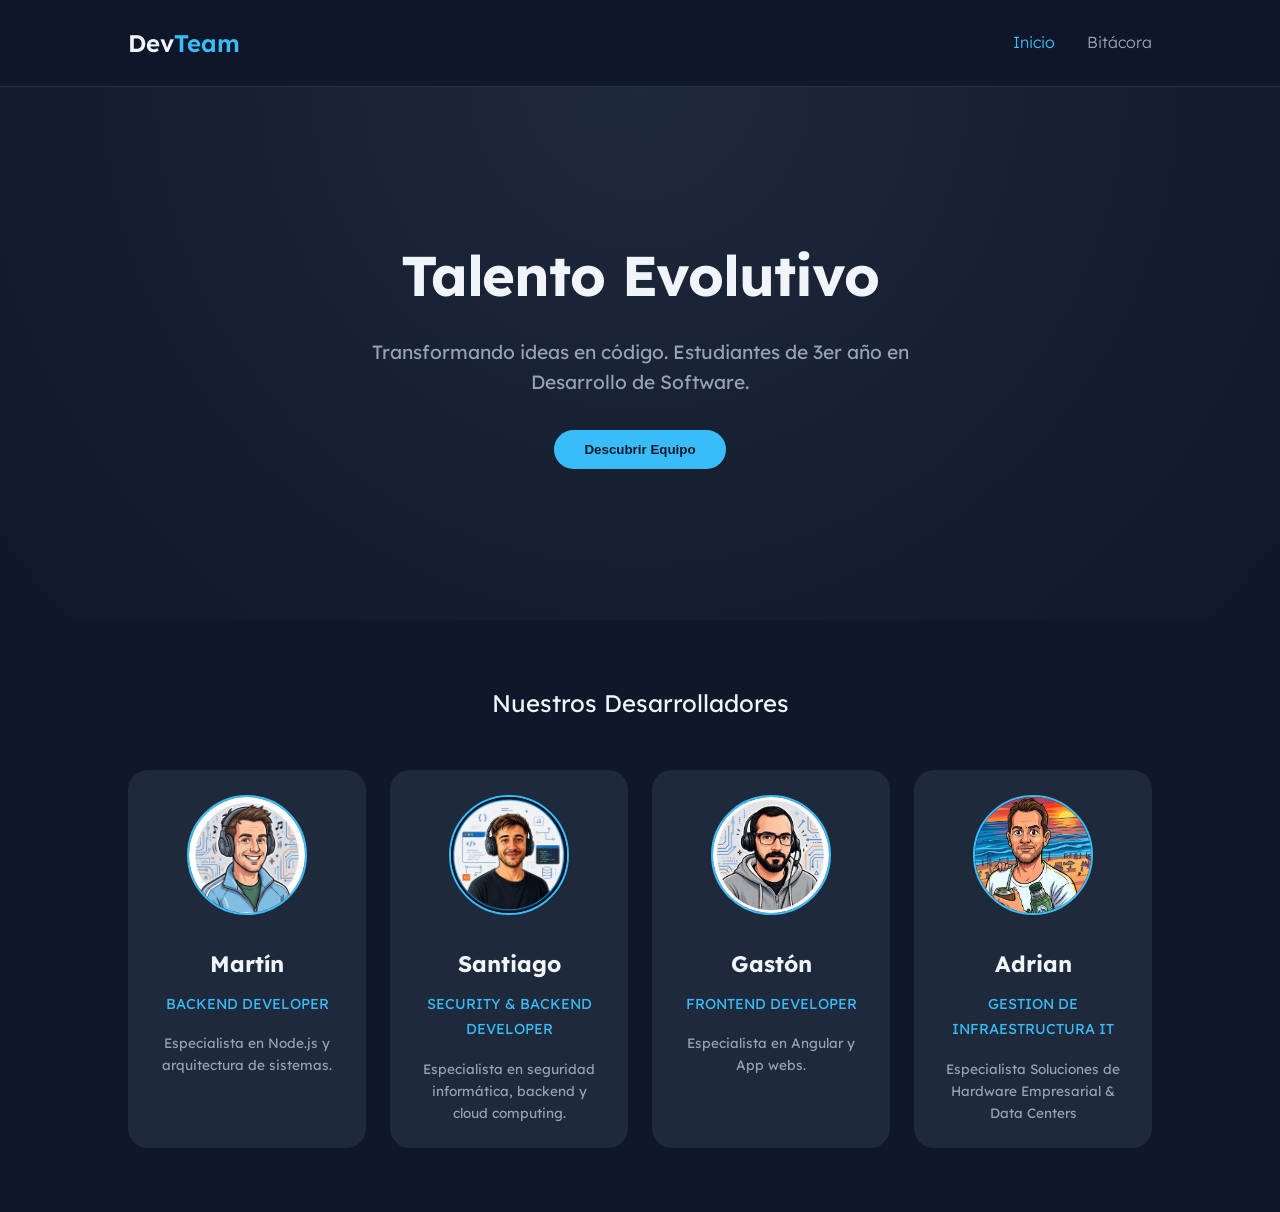
<file: index.html>
<!DOCTYPE html>
<html lang="es">
<head>
  <meta charset="UTF-8">
  <meta name="viewport" content="width=device-width, initial-scale=1.0">
  <title>DevTeam - Soluciones Tech</title>
  <link rel="icon" type="image/svg+xml" href="img/favicon.svg">
  <link rel="stylesheet" href="css/styles.css">
  <link href="https://fonts.googleapis.com/css2?family=Lexend:wght@300;400;600&display=swap" rel="stylesheet">
</head>
<body>

  <header id="navbar-container"></header>

  <header class="hero">
    <div class="hero-content">
      <h1 id="team-name">Talento Evolutivo</h1>
      <p>Transformando ideas en código. Estudiantes de 3er año en Desarrollo de Software.</p>
      <button id="btn-interaccion" class="btn-primary">Descubrir Equipo</button>
    </div>
  </header>

  <main class="container">
    <section id="integrantes">
      <h2 class="section-title">Nuestros Desarrolladores</h2>
      <div class="grid-container">

        <a href="integrante1.html" class="member-card">
          <div class="card-img-wrapper">
            <img src="img/avatar-martin.png" alt="Martín">
          </div>
          <div class="card-info">
            <h3>Martín</h3>
            <span>Backend Developer</span>
            <p>Especialista en Node.js y arquitectura de sistemas.</p>
          </div>
        </a>

        <a href="integrante2.html" class="member-card">
          <div class="card-img-wrapper">
            <img src="img/avatar-santiago.png" alt="Santiago">
          </div>
          <div class="card-info">
            <h3>Santiago</h3>
            <span>Security &amp; Backend Developer</span>
            <p>Especialista en seguridad informática, backend y cloud computing.</p>
          </div>
        </a>

        <a href="integrante3.html" class="member-card">
          <div class="card-img-wrapper">
            <img src="img/avatar-gaston.png" alt="Gastón">
          </div>
          <div class="card-info">
            <h3>Gastón</h3>
            <span>Frontend Developer</span>
            <p>Especialista en Angular y App webs.</p>
          </div>
        </a>

        <a href="integrante4.html" class="member-card">
          <div class="card-img-wrapper">
            <img src="img/avatar-adrian.png" alt="Adrian">
          </div>
          <div class="card-info">
            <h3>Adrian</h3>
            <span>Gestion de infraestructura IT</span>
            <p>Especialista Soluciones de Hardware Empresarial & Data Centers</p>
          </div>
        </a>

      </div>
    </section>
  </main>

  <script src="js/layout.js"></script>
  <script src="js/main.js"></script>

</body>
</html>
</file>
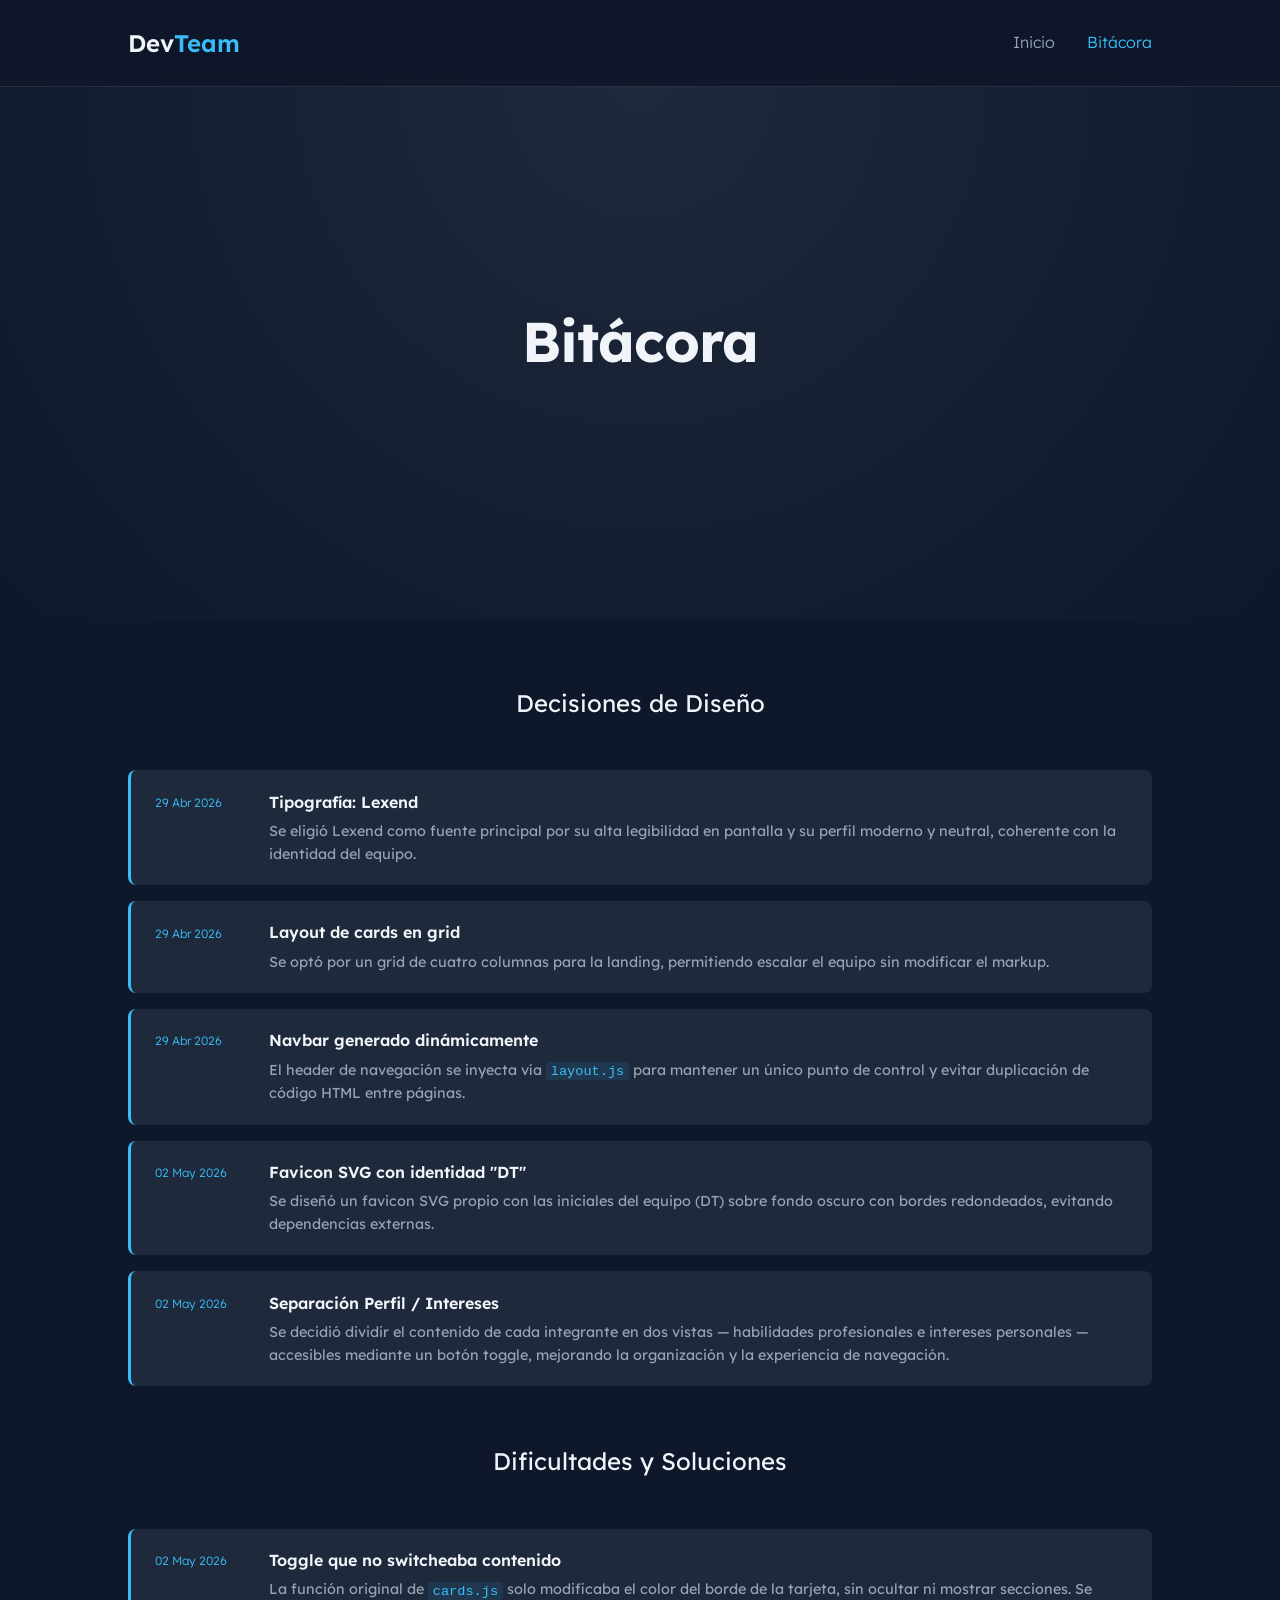
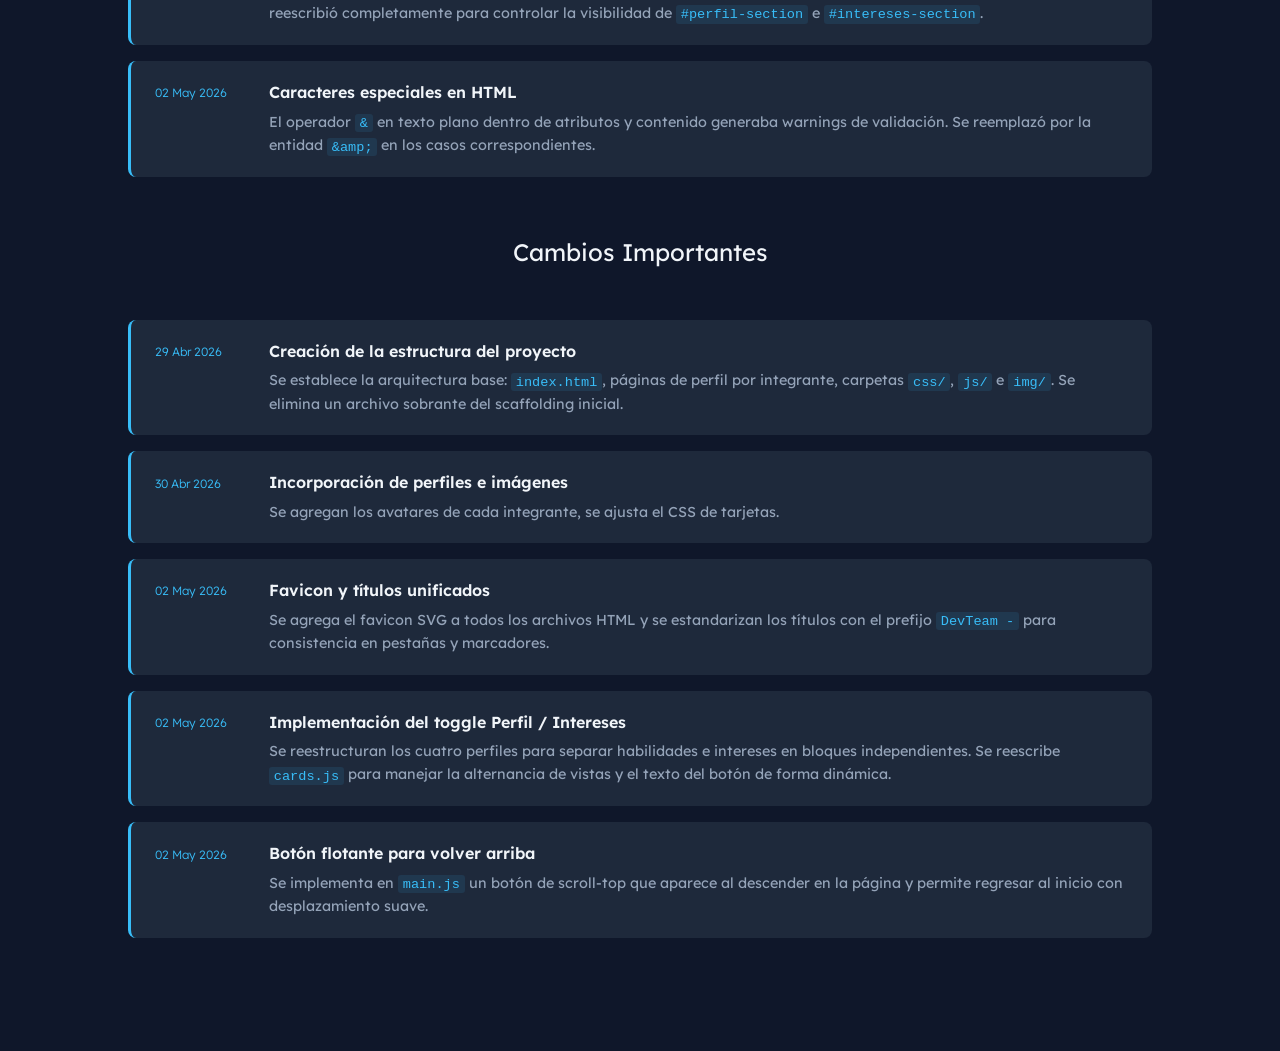
<file: bitacora.html>
<!DOCTYPE html>
<html lang="es">
<head>
    <meta charset="UTF-8">
    <meta name="viewport" content="width=device-width, initial-scale=1.0">
    <title>DevTeam - Bitácora</title>
    <link rel="icon" type="image/svg+xml" href="img/favicon.svg">
    <link rel="stylesheet" href="css/styles.css">
    <link href="https://fonts.googleapis.com/css2?family=Lexend:wght@300;400;600&display=swap" rel="stylesheet">
</head>
<body>
    <header id="navbar-container"></header>

    <header class="hero">
        <div class="hero-content">
            <h1 id="team-name">Bitácora</h1>
        </div>
    </header>

    <main class="container">
        <section id="bitacora">

            <h2 class="section-title">Decisiones de Diseño</h2>
            <div class="bitacora-list">
                <div class="bitacora-item">
                    <span class="bitacora-date">29 Abr 2026</span>
                    <div class="bitacora-body">
                        <h3>Tipografía: Lexend</h3>
                        <p>Se eligió Lexend como fuente principal por su alta legibilidad en pantalla y su perfil moderno y neutral, coherente con la identidad del equipo.</p>
                    </div>
                </div>
                <div class="bitacora-item">
                    <span class="bitacora-date">29 Abr 2026</span>
                    <div class="bitacora-body">
                        <h3>Layout de cards en grid</h3>
                        <p>Se optó por un grid de cuatro columnas para la landing, permitiendo escalar el equipo sin modificar el markup.</p>
                    </div>
                </div>
                <div class="bitacora-item">
                    <span class="bitacora-date">29 Abr 2026</span>
                    <div class="bitacora-body">
                        <h3>Navbar generado dinámicamente</h3>
                        <p>El header de navegación se inyecta vía <code>layout.js</code> para mantener un único punto de control y evitar duplicación de código HTML entre páginas.</p>
                    </div>
                </div>
                <div class="bitacora-item">
                    <span class="bitacora-date">02 May 2026</span>
                    <div class="bitacora-body">
                        <h3>Favicon SVG con identidad "DT"</h3>
                        <p>Se diseñó un favicon SVG propio con las iniciales del equipo (DT) sobre fondo oscuro con bordes redondeados, evitando dependencias externas.</p>
                    </div>
                </div>
                <div class="bitacora-item">
                    <span class="bitacora-date">02 May 2026</span>
                    <div class="bitacora-body">
                        <h3>Separación Perfil / Intereses</h3>
                        <p>Se decidió dividir el contenido de cada integrante en dos vistas — habilidades profesionales e intereses personales — accesibles mediante un botón toggle, mejorando la organización y la experiencia de navegación.</p>
                    </div>
                </div>
            </div>

            <h2 class="section-title">Dificultades y Soluciones</h2>
            <div class="bitacora-list">
                <div class="bitacora-item">
                    <span class="bitacora-date">02 May 2026</span>
                    <div class="bitacora-body">
                        <h3>Toggle que no switcheaba contenido</h3>
                        <p>La función original de <code>cards.js</code> solo modificaba el color del borde de la tarjeta, sin ocultar ni mostrar secciones. Se reescribió completamente para controlar la visibilidad de <code>#perfil-section</code> e <code>#intereses-section</code>.</p>
                    </div>
                </div>
                <div class="bitacora-item">
                    <span class="bitacora-date">02 May 2026</span>
                    <div class="bitacora-body">
                        <h3>Caracteres especiales en HTML</h3>
                        <p>El operador <code>&amp;</code> en texto plano dentro de atributos y contenido generaba warnings de validación. Se reemplazó por la entidad <code>&amp;amp;</code> en los casos correspondientes.</p>
                    </div>
                </div>
            </div>

            <h2 class="section-title">Cambios Importantes</h2>
            <div class="bitacora-list">
                <div class="bitacora-item">
                    <span class="bitacora-date">29 Abr 2026</span>
                    <div class="bitacora-body">
                        <h3>Creación de la estructura del proyecto</h3>
                        <p>Se establece la arquitectura base: <code>index.html</code>, páginas de perfil por integrante, carpetas <code>css/</code>, <code>js/</code> e <code>img/</code>. Se elimina un archivo sobrante del scaffolding inicial.</p>
                    </div>
                </div>
                <div class="bitacora-item">
                    <span class="bitacora-date">30 Abr 2026</span>
                    <div class="bitacora-body">
                        <h3>Incorporación de perfiles e imágenes</h3>
                        <p>Se agregan los avatares de cada integrante, se ajusta el CSS de tarjetas.</p>
                    </div>
                </div>
                <div class="bitacora-item">
                    <span class="bitacora-date">02 May 2026</span>
                    <div class="bitacora-body">
                        <h3>Favicon y títulos unificados</h3>
                        <p>Se agrega el favicon SVG a todos los archivos HTML y se estandarizan los títulos con el prefijo <code>DevTeam -</code> para consistencia en pestañas y marcadores.</p>
                    </div>
                </div>
                <div class="bitacora-item">
                    <span class="bitacora-date">02 May 2026</span>
                    <div class="bitacora-body">
                        <h3>Implementación del toggle Perfil / Intereses</h3>
                        <p>Se reestructuran los cuatro perfiles para separar habilidades e intereses en bloques independientes. Se reescribe <code>cards.js</code> para manejar la alternancia de vistas y el texto del botón de forma dinámica.</p>
                    </div>
                </div>
                <div class="bitacora-item">
                    <span class="bitacora-date">02 May 2026</span>
                    <div class="bitacora-body">
                        <h3>Botón flotante para volver arriba</h3>
                        <p>Se implementa en <code>main.js</code> un botón de scroll-top que aparece al descender en la página y permite regresar al inicio con desplazamiento suave.</p>
                    </div>
                </div>
            </div>

        </section>
    </main>

    <script src="js/layout.js"></script>
    <script src="js/main.js"></script>
</body>
</html>
</file>
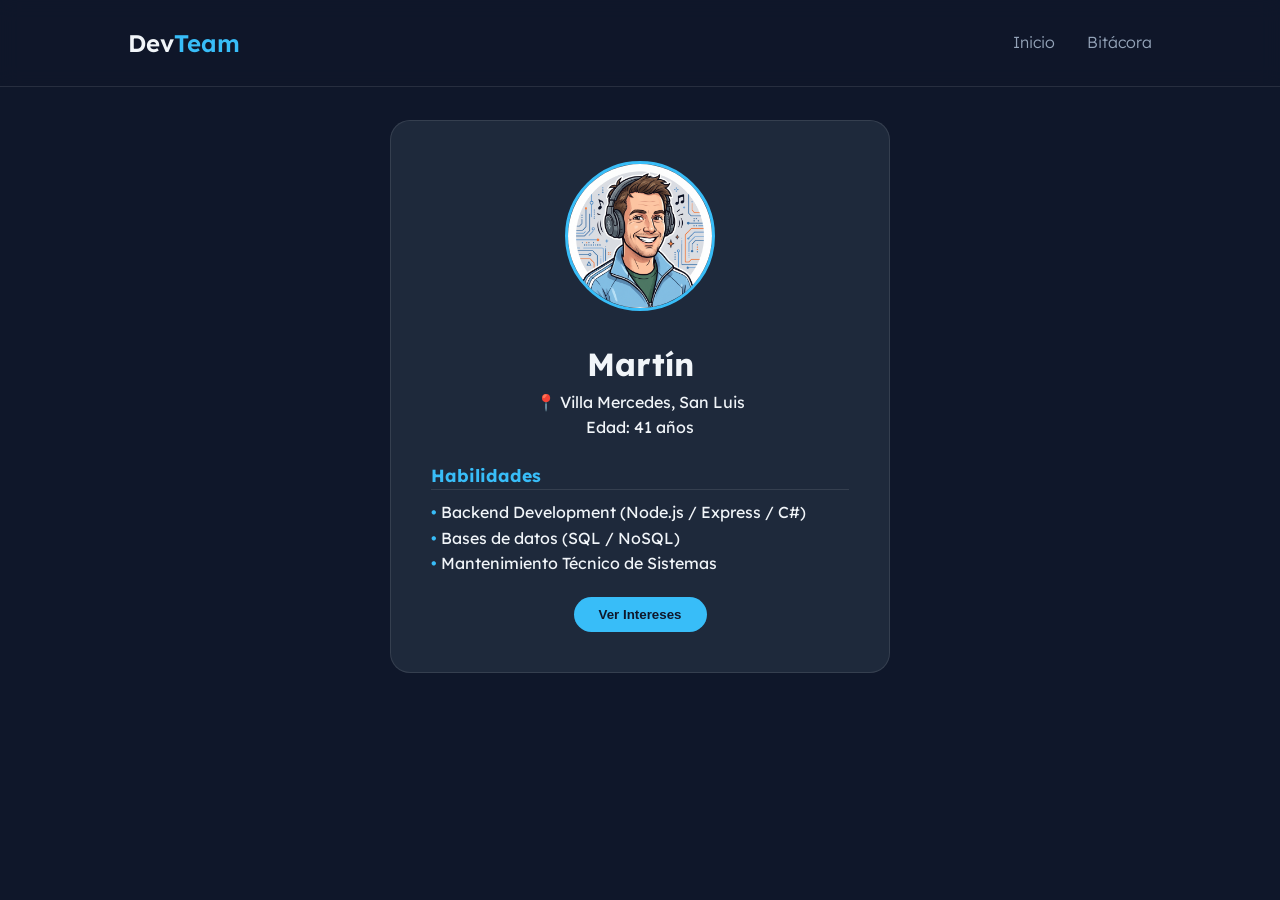
<file: integrante1.html>
<!DOCTYPE html>
<html lang="es">
<head>
    <meta charset="UTF-8">
    <meta name="viewport" content="width=device-width, initial-scale=1.0">
    <title>DevTeam - Perfil - Martín</title>
    <link rel="icon" type="image/svg+xml" href="img/favicon.svg">
    <link rel="stylesheet" href="css/styles.css">
    <link href="https://fonts.googleapis.com/css2?family=Lexend:wght@300;500;700&display=swap" rel="stylesheet">
</head>
<body>
    <header id="navbar-container"></header>

    <main class="profile-page">
        <div class="card" id="user-card">
            <img src="img/avatar-martin.png" alt="Avatar de Martín" class="profile-img">
            
            <h1 id="user-name">Martín</h1>
            <p class="location">📍 Villa Mercedes, San Luis</p>
            <p class="age">Edad: 41 años</p>

            <div class="info-section" id="info-content">
                <div id="perfil-section">
                    <h3>Habilidades</h3>
                    <ul class="skills-list">
                        <li>Backend Development (Node.js / Express / C#)</li>
                        <li>Bases de datos (SQL / NoSQL)</li>
                        <li>Mantenimiento Técnico de Sistemas</li>
                    </ul>
                </div>
                <div id="intereses-section" style="display:none">
                    <h3>Películas Favoritas</h3>
                    <ul class="interest-list">
                        <li>Inception</li>
                        <li>The Matrix</li>
                        <li>The GodFather II</li>
                        <li>Pulp Fiction</li>
                    </ul>

                    <h3>Discos Favoritos</h3>
                    <ul class="interest-list">
                        <li>Day & Age - The Killers</li>
                        <li>Dark Side of the Moon - Pink Floyd</li>
                        <li>Oktubre - Patricio Rey</li>
                    </ul>
                </div>
            </div>

            <button id="btn-toggle-info" onclick="toggleProfile()">Ver Intereses</button>
        </div>
    </main>

    <script src="js/layout.js"></script>
    <script src="js/cards.js"></script>
    <script src="js/avatar-effects.js"></script>
</body>
</html>
</file>
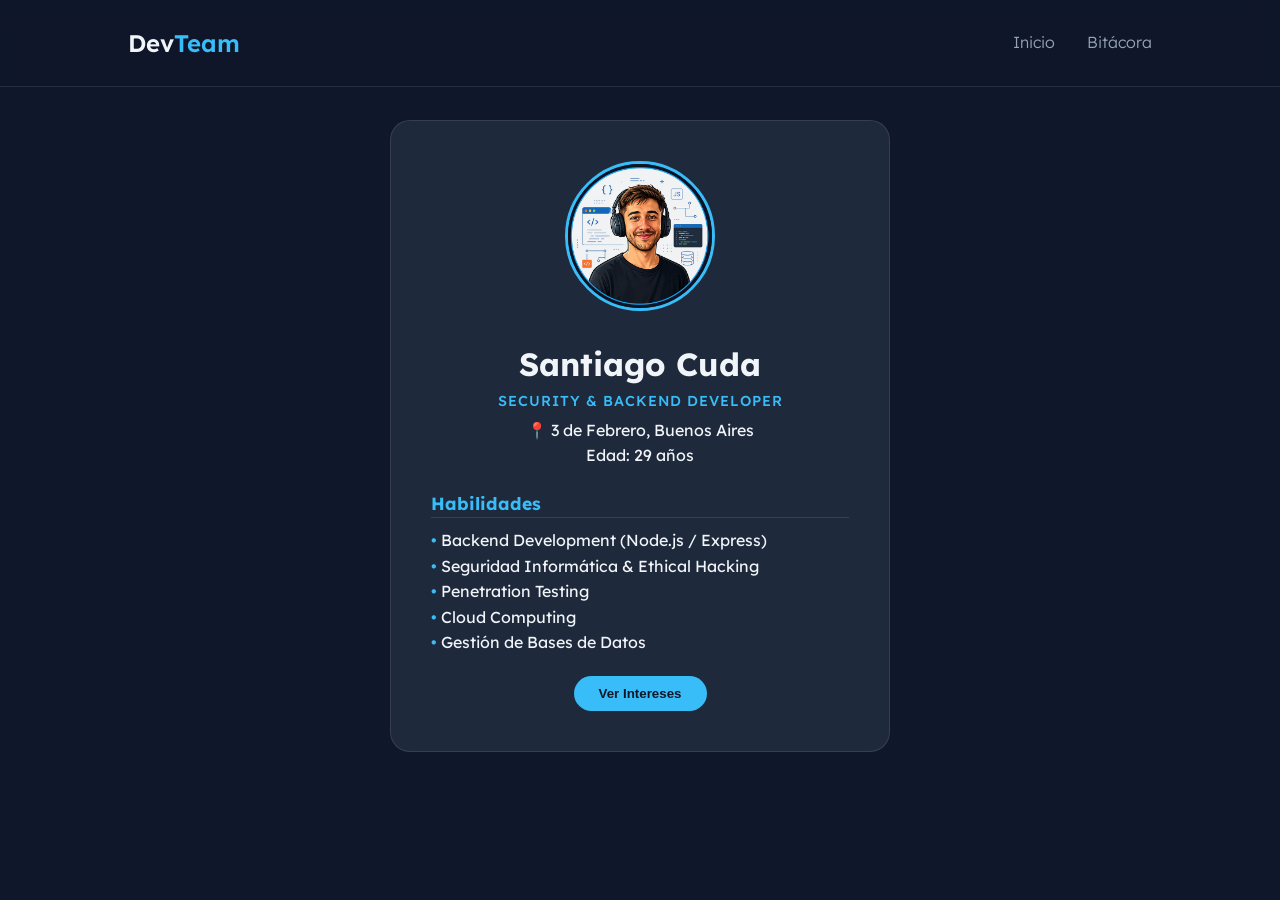
<file: integrante2.html>
<!DOCTYPE html>
<html lang="es">
<head>
  <meta charset="UTF-8">
  <meta name="viewport" content="width=device-width, initial-scale=1.0">
  <title>DevTeam - Perfil - Santiago</title>
  <link rel="icon" type="image/svg+xml" href="img/favicon.svg">
  <link rel="stylesheet" href="css/styles.css">
  <style>
    .role {
      color: var(--accent);
      font-size: 0.9rem;
      text-transform: uppercase;
      font-weight: 500;
      letter-spacing: 1px;
      margin-bottom: 0.3rem;
    }
  </style>
  <link href="https://fonts.googleapis.com/css2?family=Lexend:wght@300;500;700&display=swap" rel="stylesheet">
</head>
<body>

  <header id="navbar-container"></header>

  <main class="profile-page">
    <div class="card" id="user-card">

      <img src="img/avatar-santiago.png" alt="Avatar de Santiago" class="profile-img">

      <h1 id="user-name">Santiago Cuda</h1>
      <p class="role">Security &amp; Backend Developer</p>
      <p class="location">📍 3 de Febrero, Buenos Aires</p>
      <p class="age">Edad: 29 años</p>

      <div class="info-section" id="info-content">

        <div id="perfil-section">
          <h3>Habilidades</h3>
          <ul class="skills-list">
            <li>Backend Development (Node.js / Express)</li>
            <li>Seguridad Informática &amp; Ethical Hacking</li>
            <li>Penetration Testing</li>
            <li>Cloud Computing</li>
            <li>Gestión de Bases de Datos</li>
          </ul>
        </div>

        <div id="intereses-section" style="display:none">
          <h3>Películas Favoritas</h3>
          <ul class="interest-list">
            <li>Inception</li>
            <li>The Matrix</li>
            <li>The Social Network</li>
          </ul>

          <h3>Discos Favoritos</h3>
          <ul class="interest-list">
            <li>Paint It Black – The Rolling Stones</li>
            <li>Back in Black – AC/DC</li>
            <li>Himno de mi Corazón – Los Abuelos de la Nada</li>
          </ul>
        </div>

      </div>

      <button id="btn-toggle-info" onclick="toggleProfile()">Ver Intereses</button>

    </div>
  </main>

  <script src="js/layout.js"></script>
  <script src="js/cards.js"></script>
  <script src="js/avatar-effects.js"></script>

</body>
</html>
</file>
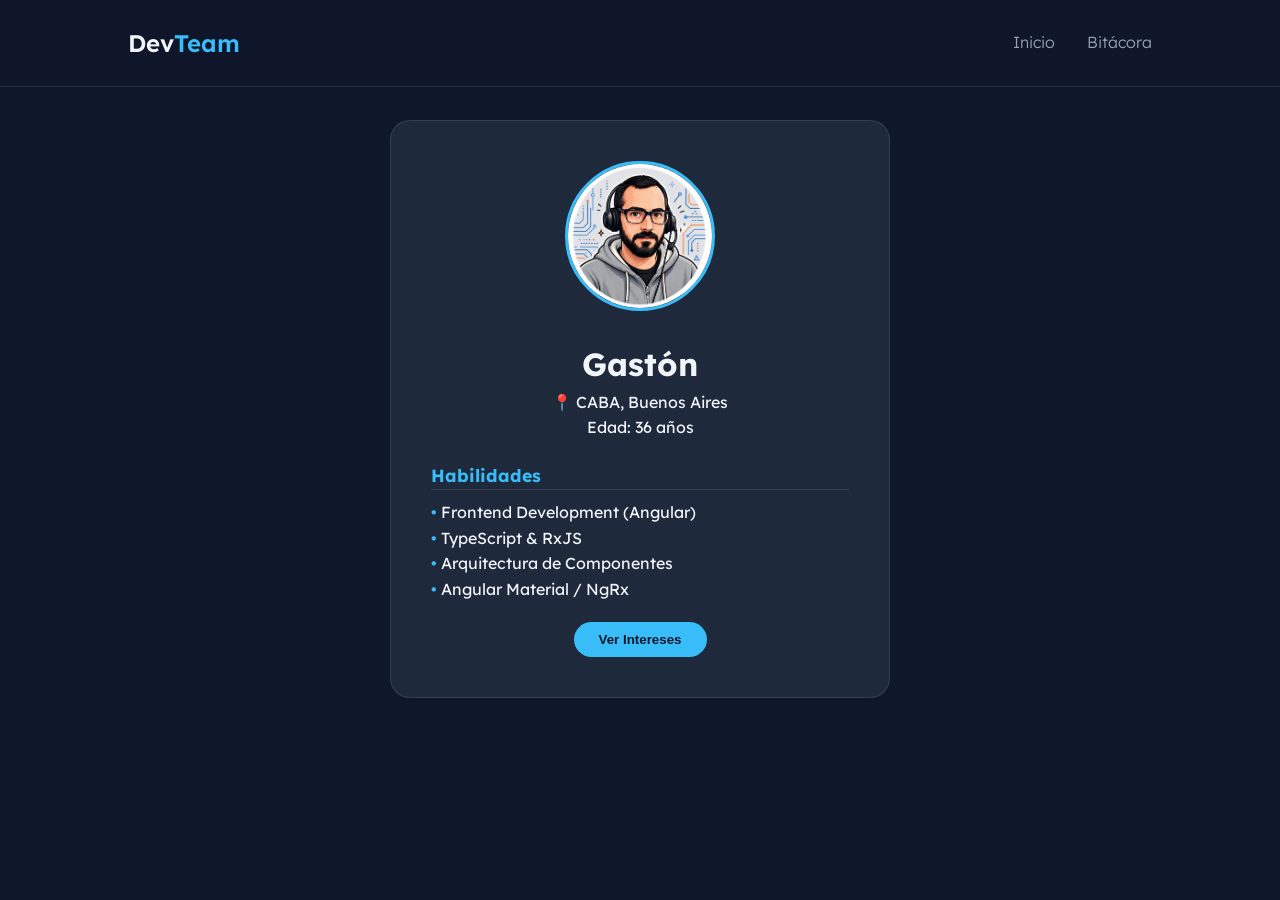
<file: integrante3.html>
<!DOCTYPE html>
<html lang="es">
<head>
    <meta charset="UTF-8">
    <meta name="viewport" content="width=device-width, initial-scale=1.0">
    <title>DevTeam - Perfil - Gastón</title>
    <link rel="icon" type="image/svg+xml" href="img/favicon.svg">
    <link rel="stylesheet" href="css/styles.css">
    <link href="https://fonts.googleapis.com/css2?family=Lexend:wght@300;500;700&display=swap" rel="stylesheet">
</head>
<body>
    <header id="navbar-container"></header>

    <main class="profile-page">
        <div class="card" id="user-card">
            <img src="img/avatar-gaston.png" alt="Avatar de Gastón" class="profile-img">
            
            <h1 id="user-name">Gastón</h1>
            <p class="location">📍 CABA, Buenos Aires</p>
            <p class="age">Edad: 36 años</p>

            <div class="info-section" id="info-content">
                <div id="perfil-section">
                    <h3>Habilidades</h3>
                    <ul class="skills-list">
                        <li>Frontend Development (Angular)</li>
                        <li>TypeScript &amp; RxJS</li>
                        <li>Arquitectura de Componentes</li>
                        <li>Angular Material / NgRx</li>
                    </ul>
                </div>
                <div id="intereses-section" style="display:none">
                    <h3>Películas Favoritas</h3>
                    <ul class="interest-list">
                        <li>Eterno resplando de una mente sin Recuerdos</li>
                        <li>El sentido de la vida</li>
                        <li>Stalker</li>
                    </ul>

                    <h3>Libros Favoritos</h3>
                    <ul class="interest-list">
                        <li>La isla del tesoro - Robert Louis Stevenson</li>
                        <li>Fundación - Isaac Asimov</li>
                        <li>El Hobbit - J.R.R. Tolkien</li>
                    </ul>
                </div>
            </div>

            <button id="btn-toggle-info" onclick="toggleProfile()">Ver Intereses</button>
        </div>
    </main>

    <script src="js/layout.js"></script>
    <script src="js/cards.js"></script>
    <script src="js/avatar-effects.js"></script>
</body>
</html>
</file>
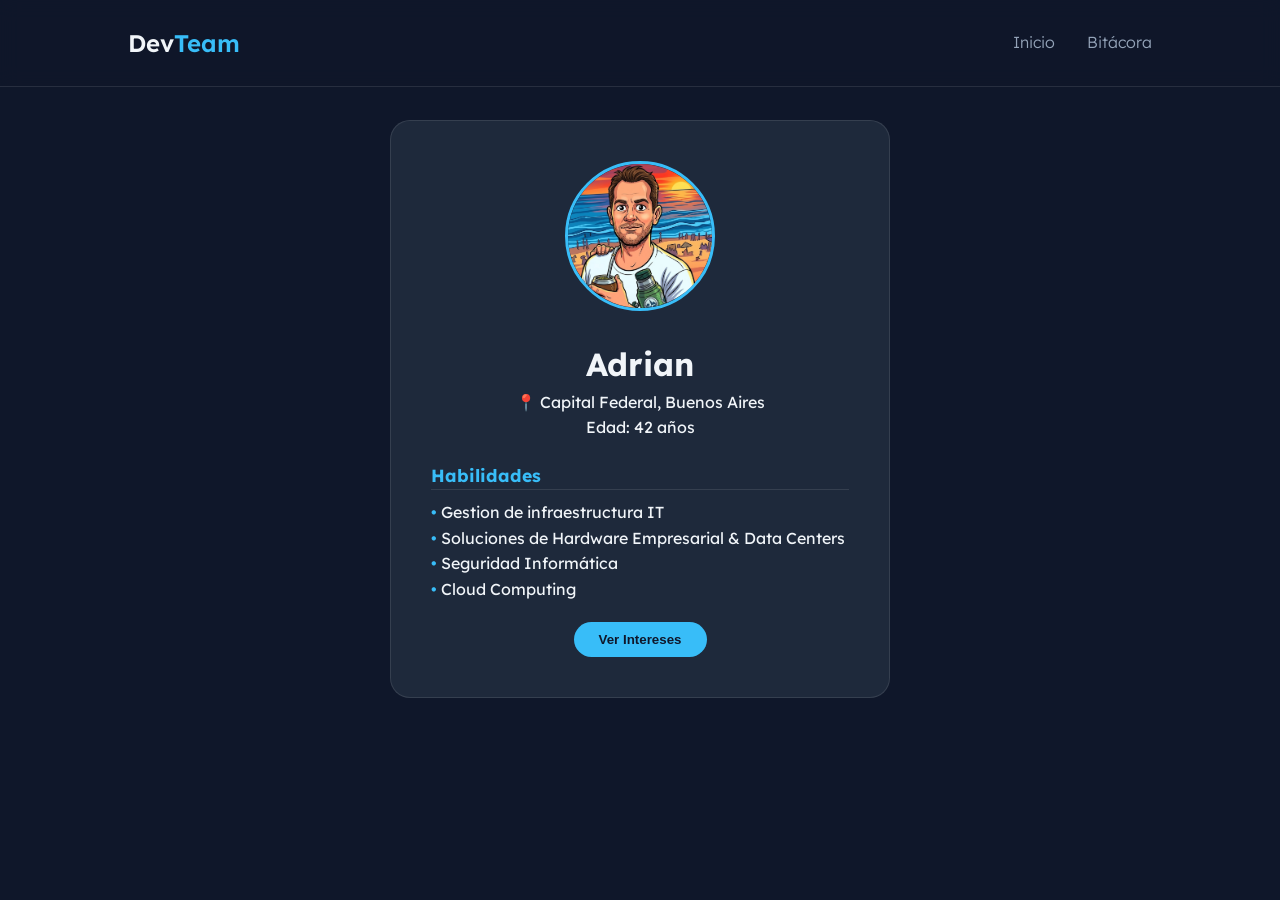
<file: integrante4.html>
<!DOCTYPE html>
<html lang="es">
<head>
    <meta charset="UTF-8">
    <meta name="viewport" content="width=device-width, initial-scale=1.0">
    <title>DevTeam - Perfil - Adrián</title>
    <link rel="icon" type="image/svg+xml" href="img/favicon.svg">
    <link rel="stylesheet" href="css/styles.css">
    <link href="https://fonts.googleapis.com/css2?family=Lexend:wght@300;500;700&display=swap" rel="stylesheet">
</head>
<body>
    <header id="navbar-container"></header>

    <main class="profile-page">
        <div class="card" id="user-card">
            <img src="img/avatar-adrian.png" alt="Avatar de Adrian" class="profile-img">
            
            <h1 id="user-name">Adrian</h1>
            <p class="location">📍 Capital Federal, Buenos Aires</p>
            <p class="age">Edad: 42 años</p>

            <div class="info-section" id="info-content">
                <div id="perfil-section">
                    <h3>Habilidades</h3>
                    <ul class="skills-list">
                        <li>Gestion de infraestructura IT</li>
                        <li>Soluciones de Hardware Empresarial &amp; Data Centers</li>
                        <li>Seguridad Informática</li>
                        <li>Cloud Computing</li>
                    </ul>
                </div>
                <div id="intereses-section" style="display:none">
                    <h3>Películas Favoritas</h3>
                    <ul class="interest-list">
                        <li>Top Gun</li>
                        <li>Hombre en llamas</li>
                        <li>Jerry Maguire</li>
                    </ul>

                    <h3>Discos Favoritos</h3>
                    <ul class="interest-list">
                        <li>Metallica - Black Album</li>
                        <li>The Rolling Stones - Flashpoint</li>
                        <li>Oktubre - Patricio Rey</li>
                    </ul>
                </div>
            </div>

            <button id="btn-toggle-info" onclick="toggleProfile()">Ver Intereses</button>
        </div>
    </main>

    <script src="js/layout.js"></script>
    <script src="js/cards.js"></script>
    <script src="js/avatar-effects.js"></script>
</body>
</html>
</file>
<file: css/styles.css>
:root {
    --bg-dark: #0f172a;
    --bg-card: #1e293b;
    --accent: #38bdf8;
    --text-main: #f1f5f9;
    --text-dim: #94a3b8;
    --nav-blur: rgba(15, 23, 42, 0.8);
}

* { box-sizing: border-box; margin: 0; padding: 0; }

body {
    font-family: 'Lexend', sans-serif;
    background-color: var(--bg-dark);
    color: var(--text-main);
    line-height: 1.6;
}

.navbar {
    display: flex;
    justify-content: space-between;
    align-items: center;
    padding: 1.5rem 10%;
    background: var(--nav-blur);
    backdrop-filter: blur(10px);
    position: fixed; /* Cambiado a fixed para consistencia */
    width: 100%;
    top: 0;
    z-index: 1000;
    border-bottom: 1px solid rgba(255,255,255,0.1);
}

.nav-logo { 
    font-size: 1.5rem; 
    font-weight: 600; 
    text-decoration: none; /* QUITA EL SUBRAYADO */
    color: var(--text-main); /* MANTIENE EL COLOR BLANCO/PRINCIPAL */
    transition: 0.3s;
    display: inline-block;
}

.nav-logo span { 
    color: var(--accent);
}

.nav-logo:hover {
    opacity: 0.8;
    transform: scale(1.02);
}

.nav-links { display: flex; list-style: none; gap: 2rem; }
.nav-links a { 
    text-decoration: none; 
    color: var(--text-dim); 
    transition: 0.3s;
    font-weight: 300;
}
.nav-links a:hover, .nav-links a.active { color: var(--accent); }
.hero {
    height: 60vh;
    display: flex;
    align-items: center;
    justify-content: center;
    text-align: center;
    background: radial-gradient(circle at top, #1e293b 0%, #0f172a 100%);
    margin-top: 80px; /* Espacio para navbar fixed */
}

.hero h1 { font-size: 3.5rem; margin-bottom: 1rem; letter-spacing: -1px; }
.hero p { color: var(--text-dim); font-size: 1.2rem; max-width: 600px; }

/* Grid de Integrantes */
.container { padding: 4rem 10%; }
.section-title { margin-bottom: 3rem; font-weight: 400; text-align: center; }

.grid-container {
    display: grid;
    gap: 1.5rem;
    grid-template-columns: repeat(4, 1fr);
}

.member-card {
    background: var(--bg-card);
    border-radius: 20px;
    padding: 1.5rem;
    text-decoration: none;
    color: inherit;
    transition: all 0.3s ease;
    border: 1px solid transparent;
    text-align: center;
    display: flex;
    flex-direction: column;
    align-items: center;
}

.member-card:hover {
    transform: translateY(-10px);
    border-color: var(--accent);
}

.card-img-wrapper img {
    width: 120px;
    height: 120px;
    border-radius: 50%;
    margin-bottom: 1.5rem;
    border: 2px solid var(--accent);
    object-fit: cover
}

.card-info h3 { font-size: 1.4rem; margin-bottom: 0.5rem; }
.card-info span { color: var(--accent); font-size: 0.9rem; text-transform: uppercase; }
.card-info p { color: var(--text-dim); margin-top: 1rem; font-size: 0.85rem; }

/* Perfil Individual */
.profile-page {
    display: flex;
    justify-content: center;
    padding: 120px 20px 40px; /* Padding superior para evitar tapa de navbar */
}

.card {
    background: var(--bg-card);
    border-radius: 20px;
    padding: 2.5rem;
    max-width: 500px;
    width: 100%;
    text-align: center;
    border: 1px solid rgba(255,255,255,0.1);
}

.profile-img {
    width: 150px;
    height: 150px;
    border-radius: 50%;
    border: 3px solid var(--accent);
    margin-bottom: 20px;
    object-fit: cover;         
    image-rendering: auto;
}

.info-section { text-align: left; margin-top: 20px; }
.info-section h3 { color: var(--accent); margin-bottom: 10px; font-size: 1.1rem; border-bottom: 1px solid rgba(255,255,255,0.1); }

.skills-list, .interest-list { list-style: none; margin-bottom: 20px; }
.skills-list li::before { content: "• "; color: var(--accent); }

#btn-toggle-info {
    background: var(--accent);
    color: var(--bg-dark);
    border: none;
    padding: 10px 25px;
    border-radius: 25px;
    font-weight: 600;
    cursor: pointer;
    transition: 0.3s;
}

/* Botón Primary Hero */
.btn-primary {
    margin-top: 2rem;
    padding: 12px 30px;
    background: var(--accent);
    border: none;
    border-radius: 30px;
    color: var(--bg-dark);
    font-weight: 600;
    cursor: pointer;
    transition: 0.3s;
}

/* Bitácora */
.bitacora-list {
    display: flex;
    flex-direction: column;
    gap: 1rem;
    margin-bottom: 3.5rem;
}

.bitacora-item {
    display: flex;
    gap: 1.5rem;
    background: var(--bg-card);
    border-left: 3px solid var(--accent);
    border-radius: 8px;
    padding: 1.2rem 1.5rem;
    align-items: flex-start;
}

.bitacora-date {
    font-size: 0.75rem;
    color: var(--accent);
    white-space: nowrap;
    padding-top: 0.2rem;
    min-width: 90px;
    font-weight: 300;
}

.bitacora-body h3 {
    font-size: 1rem;
    font-weight: 600;
    margin-bottom: 0.3rem;
    color: var(--text-main);
}

.bitacora-body p {
    font-size: 0.9rem;
    color: var(--text-dim);
    line-height: 1.6;
}

.bitacora-body code {
    font-family: monospace;
    font-size: 0.85rem;
    background: rgba(56, 189, 248, 0.1);
    color: var(--accent);
    padding: 0.1rem 0.3rem;
    border-radius: 3px;
}

/* Breakpoints */
@media (max-width: 1200px) { .grid-container { grid-template-columns: repeat(2, 1fr); } }
@media (max-width: 900px) { .hero h1 { font-size: 2.5rem; } }
@media (max-width: 768px) {
    .bitacora-item {
        flex-direction: column;
        gap: 0.6rem;
    }

    .bitacora-date {
        min-width: auto;
        padding-top: 0;
    }
}
@media (max-width: 400px) { .grid-container { grid-template-columns: 1fr; } .hero h1 { font-size: 1.8rem; } }
</file>
